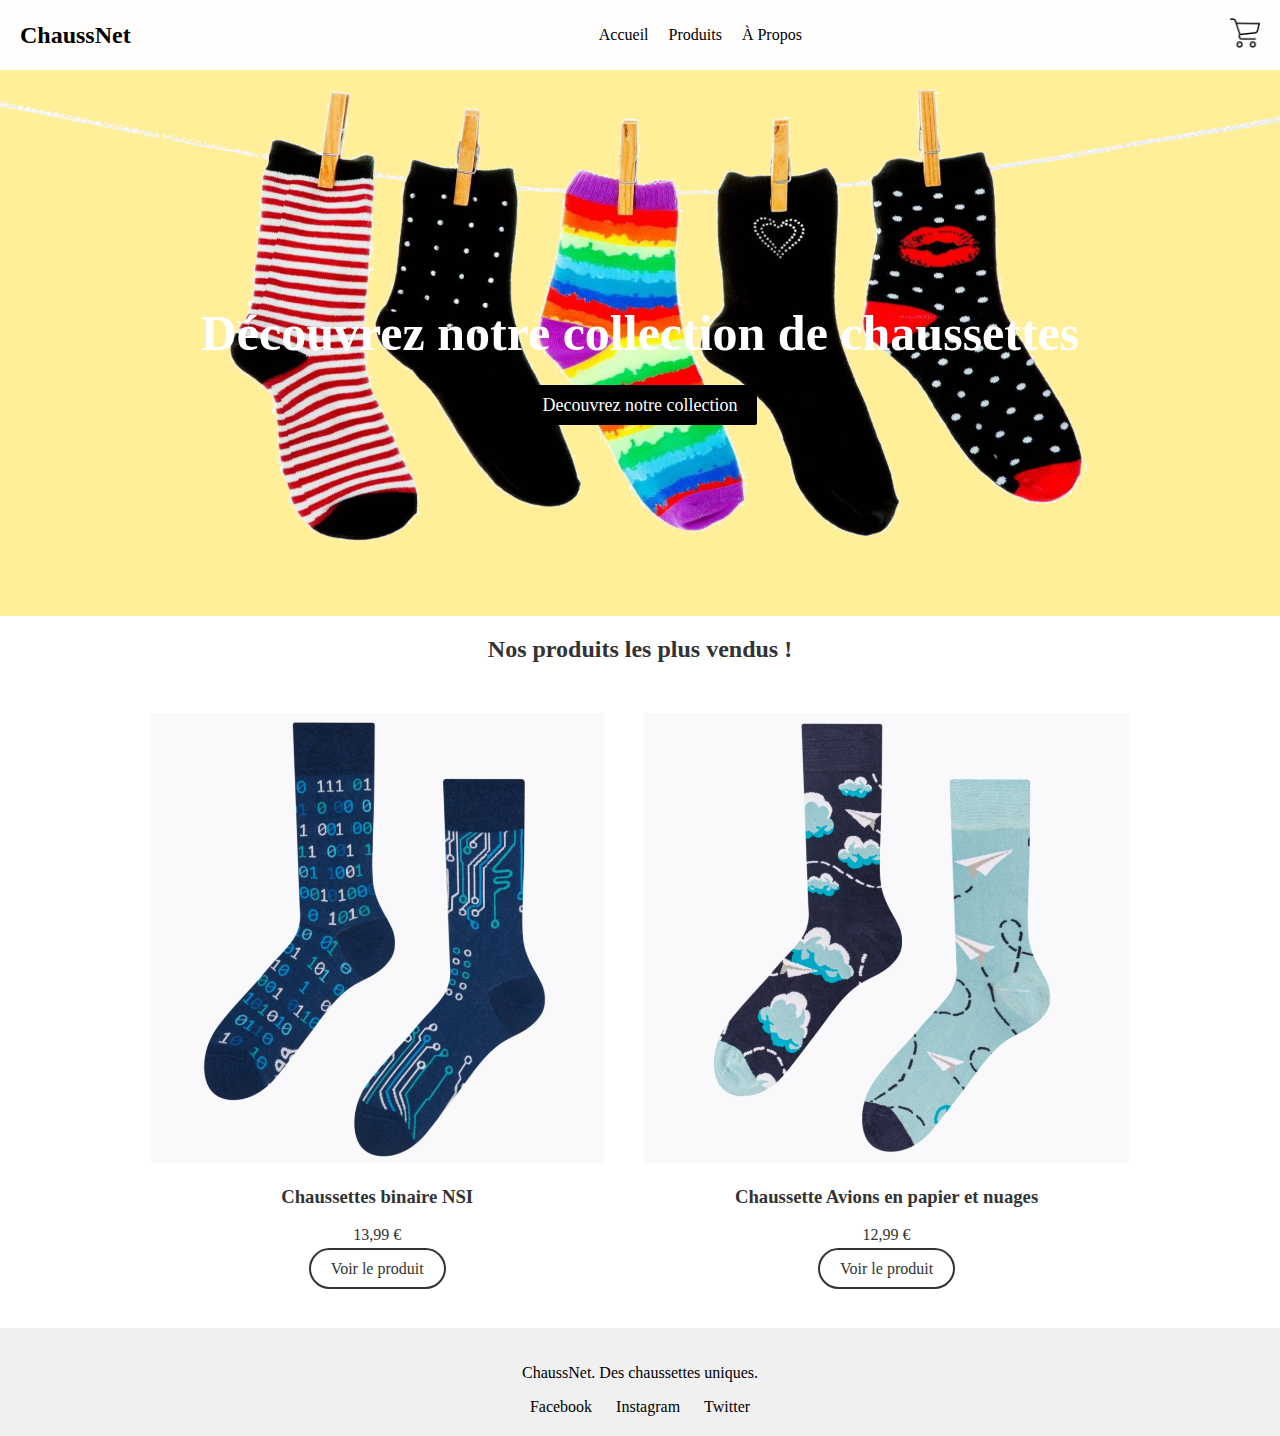
<file: index.html>
<!DOCTYPE html>
<html lang="fr">
<head>
    <meta charset="UTF-8">
    <title>Récapitulatif du panier - ChaussNet</title>
    <link rel="stylesheet" href="styles.css">
	<link rel="website icon" type="jpg" href="image_site.webp">
</head>
<body>
	<header class="header">
        <div class="logo">ChaussNet</div>
		<nav>
            <ul>
                <li><a href="index.html">Accueil</a></li>
                <li><a href="page_produits.html">Produits</a></li>
                <li><a href="a_propos.html">À Propos</a></li>
               
            </ul>
        </nav>
        <div class="icone">
            <a href="panier.html"><img src="panier.png" alt="Panier" class="panier-icone"></a>
        </div>
    </header>
	
	
    <div class="fond">      
            <h1>Découvrez notre collection de chaussettes</h1>
			<a href="page_produits.html" class="bouton_accueil">Decouvrez notre collection</a>
    </div>

	
	<div class="titre-produits-accueil" >
		<h2>Nos produits les plus vendus !</h2>
	<div class="principal_produits_accueil">
		
		<div class="produits_accueil">
			<img src="Chaussette-carre-accueil.png" alt="produits">
			<h3>Chaussettes binaire NSI</h3>
			<p>13,99 €</p>
			<a href="details_produits.html"class="bouton_arrondi">Voir le produit</a>
		</div>
		<div class="produits_accueil">
			<img src="Chaussette-carre-accueil2.png" alt="produits">
			<h3>Chaussette Avions en papier et nuages</h3>
			<p>12,99 €</p>
			<a href="details_produits_2.html"class="bouton_arrondi">Voir le produit</a>
		</div>
	</div>
	</div>
	
	<footer>
        <p>ChaussNet. Des chaussettes uniques.</p>
        <div class="liens-sociaux">
            <a href="https://www.facebook.com">Facebook</a>
            <a href="https://www.instagram.com">Instagram</a>
            <a href="https://x.com">Twitter</a>
        </div>
    </footer>
	
</body>
</html>
</file>
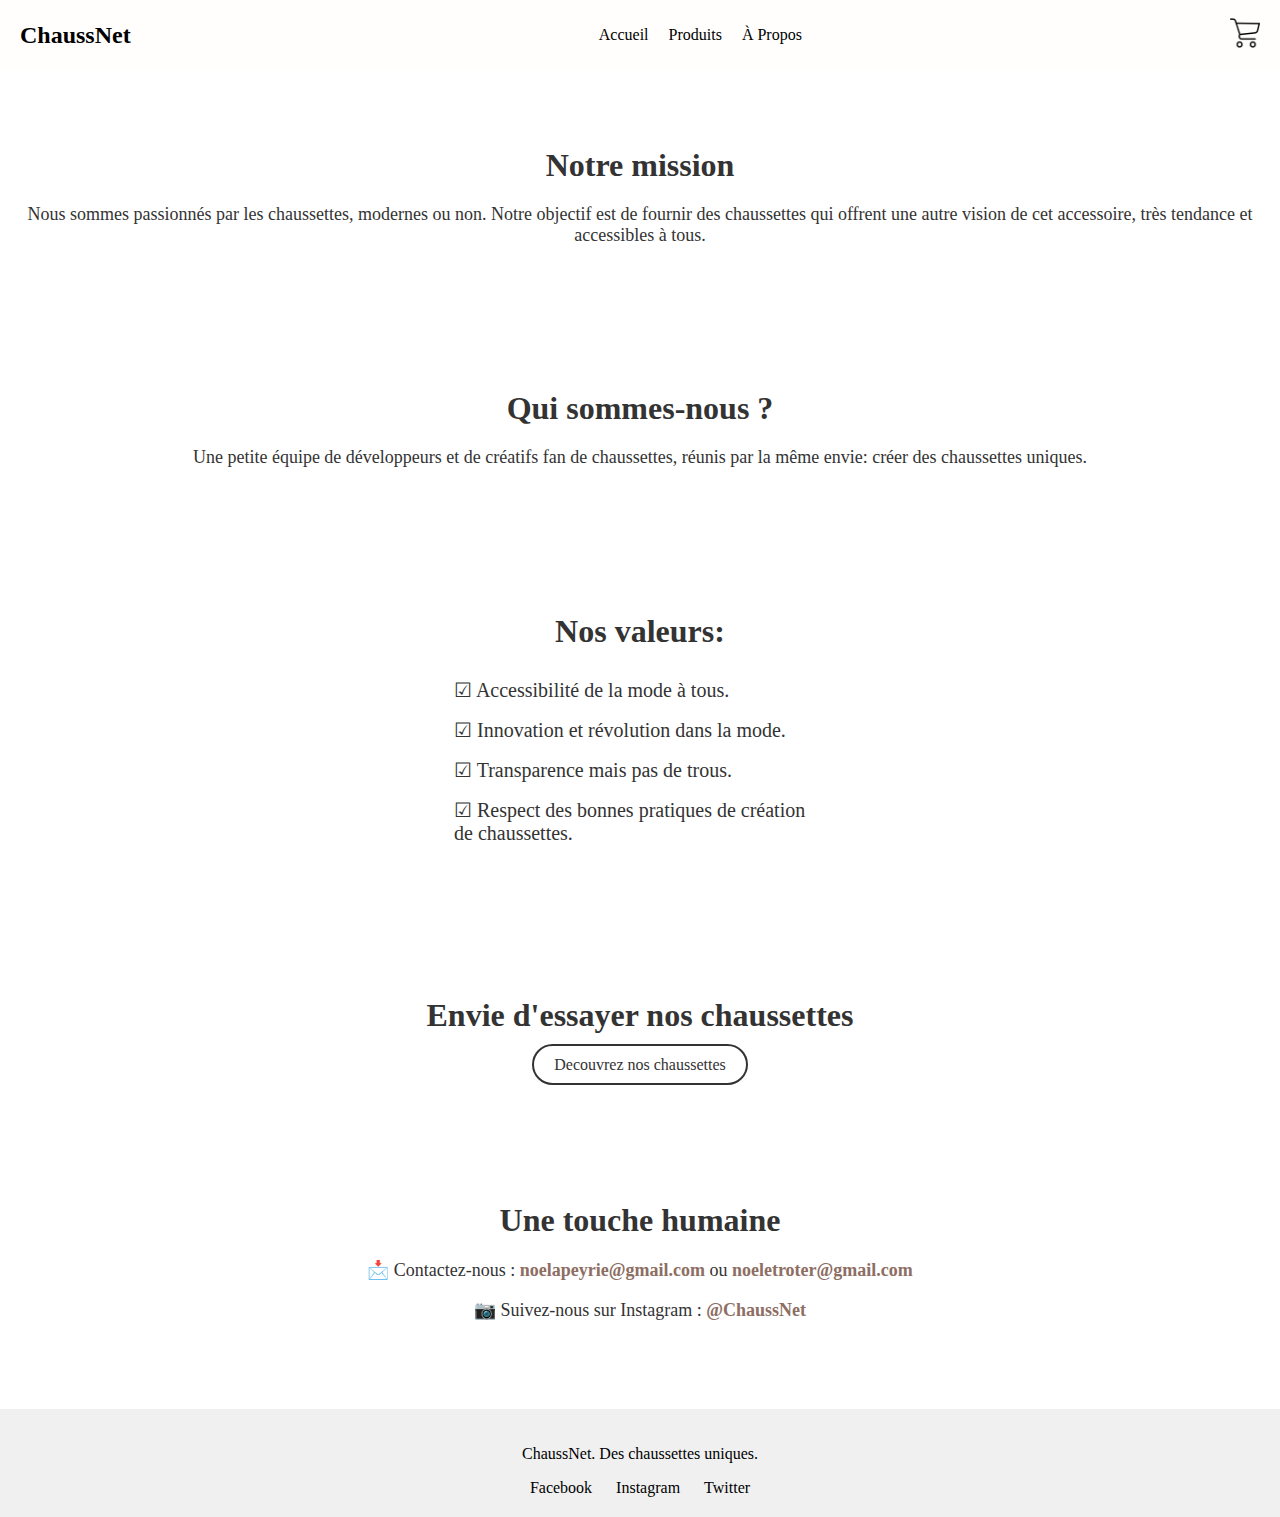
<file: a_propos.html>
<!DOCTYPE html>
<html lang="fr">
<head>
    <meta charset="UTF-8">
    <title>Récapitulatif du panier - ChaussNet</title>
    <link rel="stylesheet" href="styles.css">
	<link rel="website icon" type="jpg" href="image_site.webp">
</head>
<body>
	<header class="header">
        <div class="logo">ChaussNet</div>
		<nav>
            <ul>
                <li><a href="index.html">Accueil</a></li>
                <li><a href="page_produits.html">Produits</a></li>
                <li><a href="a_propos.html">À Propos</a></li>
               
            </ul>
        </nav>
        <div class="icone">
            <a href="panier.html"><img src="panier.png" alt="Panier" class="panier-icone"></a>
        </div>
    </header>
  
  <section class="a-propos">
    <div class="mission">
      <h2>Notre mission</h2>
      <p>
        Nous sommes passionnés par les chaussettes, modernes ou non.
        Notre objectif est de fournir des chaussettes qui offrent une autre vision de cet accessoire, très tendance et accessibles à tous.
      </p>
    </div>
	
    <div class="identite">
      <h2>Qui sommes-nous ?</h2>
      <p>
        Une petite équipe de développeurs et de créatifs fan de chaussettes, réunis par la même envie: créer des chaussettes uniques.
      </p>
    </div>

    <div class="valeur">
      <h2>Nos valeurs:</h2>
		<ul>
			<li>☑ Accessibilité de la mode à tous.</li>
			<li>☑ Innovation et révolution dans la mode.</li>
			<li>☑ Transparence mais pas de trous.</li>
			<li>☑ Respect des bonnes pratiques de création de chaussettes.</li>
		</ul>
    </div>
  
	<div class="test-chaussette">
        <h2>Envie d'essayer nos chaussettes</h2>
		<a href="page_produits.html"class="bouton_arrondi">Decouvrez nos chaussettes</a>
    </div>

    <div class="contact">
        <h2>Une touche humaine</h2>
        <p>📩 Contactez-nous : <a href="mailto:lapeyrien@gmail.com">noelapeyrie@gmail.com</a> ou <a href="mailto:noelt3309@gmail.com">noeletroter@gmail.com</a></p>
		<p>📷 Suivez-nous sur Instagram : <a href="https://www.instagram.com" target="_blank">@ChaussNet</a></p>
    </div>
  </section>
  
	<footer>
        <p>ChaussNet. Des chaussettes uniques.</p>
        <div class="liens-sociaux">
            <a href="https://www.facebook.com">Facebook</a>
            <a href="https://www.instagram.com">Instagram</a>
            <a href="https://x.com">Twitter</a>
        </div>
    </footer>

</body>
</html>
</file>
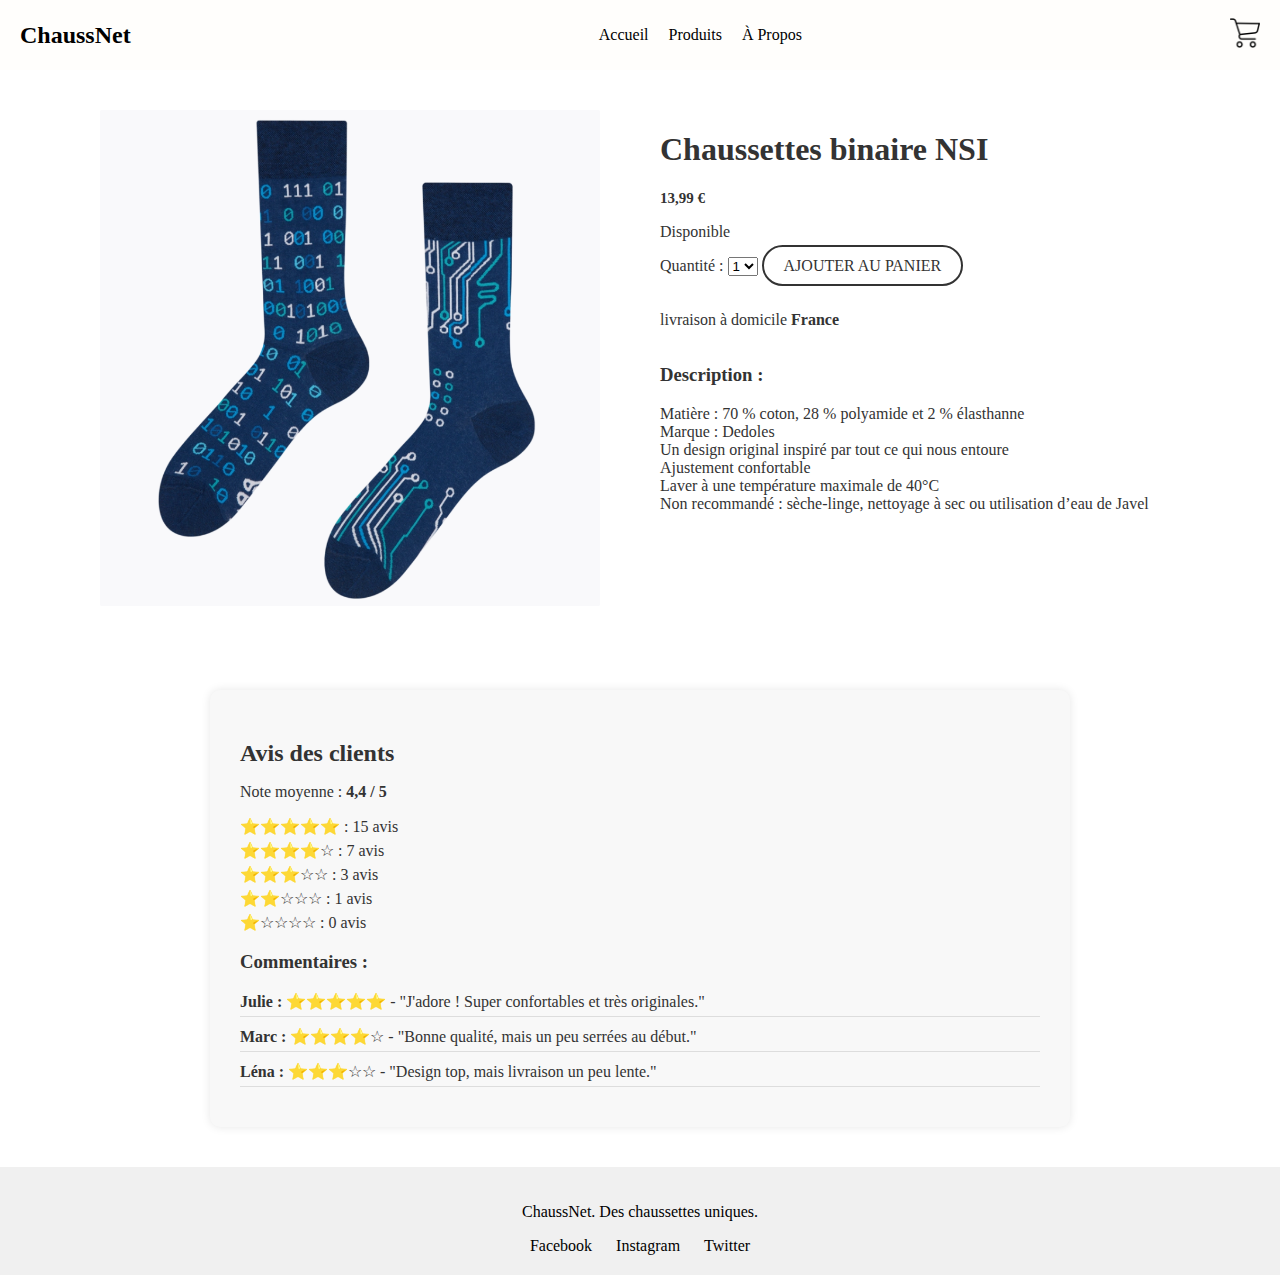
<file: details_produits.html>
<!DOCTYPE html>
<html lang="fr">
<head>
    <meta charset="UTF-8">
    <title>Récapitulatif du panier - ChaussNet</title>
    <link rel="stylesheet" href="styles.css">
	<link rel="website icon" type="jpg" href="image_site.webp">
</head>
<body>
	<header class="header">
        <div class="logo">ChaussNet</div>
		<nav>
            <ul>
                <li><a href="index.html">Accueil</a></li>
                <li><a href="page_produits.html">Produits</a></li>
                <li><a href="a_propos.html">À Propos</a></li>
               
            </ul>
        </nav>
        <div class="icone">
            <a href="panier.html"><img src="panier.png" alt="Panier" class="panier-icone"></a>
        </div>
    </header>
	
	<div class="contenu-details">
        <div class="image-produit">
            <img src="Chaussette-carre-accueil.png" alt="chaussette originles">
        </div>
        <div class="info-produit">
            <h1>Chaussettes binaire NSI</h1>
            <p class="prix-details" ><strong>13,99 €</strong></p>
            <p>Disponible </p>

            <a>Quantité :</a>
            <select>
                <option>1</option>
                <option >2</option>
                <option >3</option>
				<option >4</option>
                <option >5</option>
                <option >6</option>
            </select>

            <a  class="bouton_arrondi">AJOUTER AU PANIER</a>

            <div class="option-livraison-details">
                <a>livraison à domicile <strong>France</strong></a>
            </div>
			<div class="information-sur-le-produit">
				<h3>Description :</h3>
				<a>Matière : 70 % coton, 28 % polyamide et 2 % élasthanne<BR>
				Marque : Dedoles<BR>
				Un design original inspiré par tout ce qui nous entoure<BR>
				Ajustement confortable<BR>
				Laver à une température maximale de 40°C<BR>
				Non recommandé : sèche-linge, nettoyage à sec ou utilisation d’eau de Javel</a>
			</div>
		</div>
    </div>
	
	 <!-- SECTION AVIS CLIENTS -->
    <div class="avis-clients">
        <h2>Avis des clients</h2>
        <div class="note-moyenne">
            <p>Note moyenne : <strong>4,4 / 5</strong></p>
        </div>
        <div class="statistiques-etoiles">
            <p>⭐⭐⭐⭐⭐ : 15 avis</p>
            <p>⭐⭐⭐⭐☆ : 7 avis</p>
            <p>⭐⭐⭐☆☆ : 3 avis</p>
            <p>⭐⭐☆☆☆ : 1 avis</p>
            <p>⭐☆☆☆☆ : 0 avis</p>
        </div>
        <div class="liste-avis">
            <h3>Commentaires :</h3>
            <p><strong>Julie :</strong> ⭐⭐⭐⭐⭐ - "J'adore ! Super confortables et très originales."</p>
            <p><strong>Marc :</strong> ⭐⭐⭐⭐☆ - "Bonne qualité, mais un peu serrées au début."</p>
            <p><strong>Léna :</strong> ⭐⭐⭐☆☆ - "Design top, mais livraison un peu lente."</p>
        </div>
    </div>
	
	<footer>
        <p>ChaussNet. Des chaussettes uniques.</p>
        <div class="liens-sociaux">
            <a href="https://www.facebook.com">Facebook</a>
            <a href="https://www.instagram.com">Instagram</a>
            <a href="https://x.com">Twitter</a>
        </div>
    </footer>

</body>
</html>
</file>
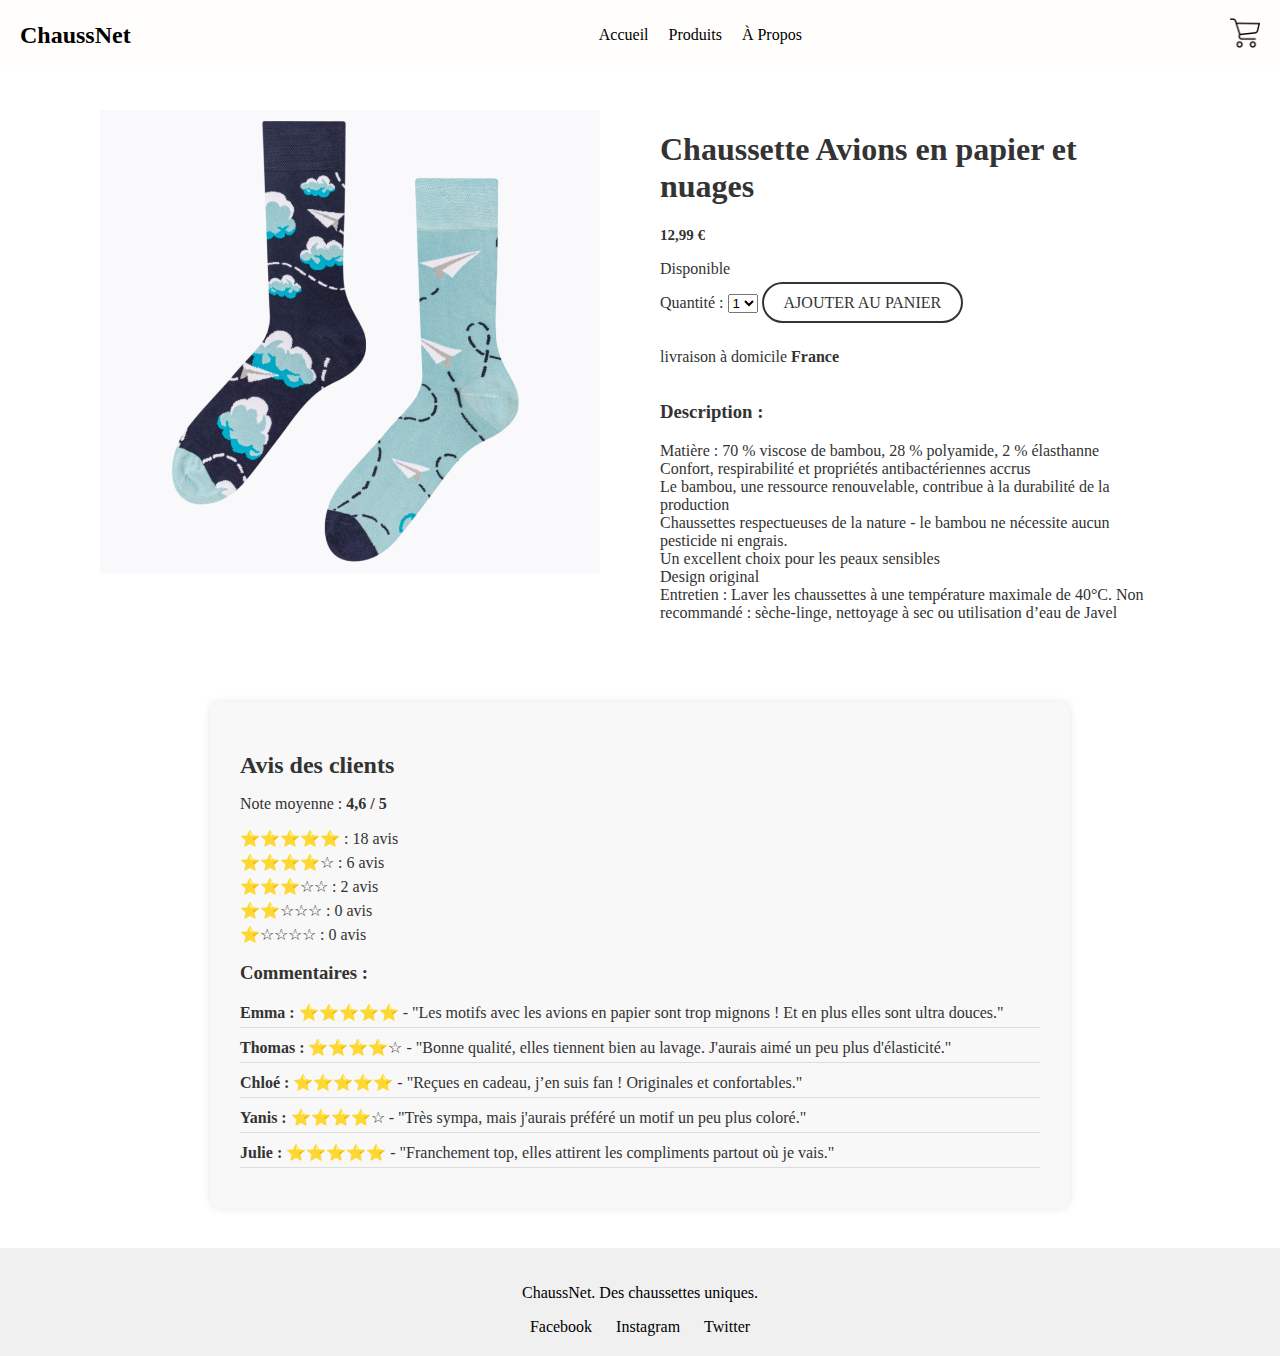
<file: details_produits_2.html>
<!DOCTYPE html>
<html lang="fr">
<head>
    <meta charset="UTF-8">
    <title>Récapitulatif du panier - ChaussNet</title>
    <link rel="stylesheet" href="styles.css">
	<link rel="website icon" type="jpg" href="image_site.webp">
</head>
<body>
	<header class="header">
        <div class="logo">ChaussNet</div>
		<nav>
            <ul>
                <li><a href="index.html">Accueil</a></li>
                <li><a href="page_produits.html">Produits</a></li>
                <li><a href="a_propos.html">À Propos</a></li>
               
            </ul>
        </nav>
        <div class="icone">
            <a href="panier.html"><img src="panier.png" alt="Panier" class="panier-icone"></a>
        </div>
    </header>
	
	<div class="contenu-details">
        <div class="image-produit">
            <img src="Chaussette-carre-accueil2.png" alt="chaussette originles">
        </div>
        <div class="info-produit">
            <h1>Chaussette Avions en papier et nuages</h1>
            <p class="prix-details" ><strong>12,99 €</strong></p>
            <p>Disponible </p>

            <a>Quantité :</a>
            <select>
                <option>1</option>
                <option >2</option>
                <option >3</option>
				<option >4</option>
                <option >5</option>
                <option >6</option>
            </select>

            <a  class="bouton_arrondi">AJOUTER AU PANIER</a>

            <div class="option-livraison-details">
                <a>livraison à domicile <strong>France</strong></a>
            </div>
			<div class="information-sur-le-produit">
				<h3>Description :</h3>
				<a>Matière : 70 % viscose de bambou, 28 % polyamide, 2 % élasthanne<BR>
				Confort, respirabilité et propriétés antibactériennes accrus<BR>
				Le bambou, une ressource renouvelable, contribue à la durabilité de la production<BR>
				Chaussettes respectueuses de la nature - le bambou ne nécessite aucun pesticide ni engrais.<BR>
				Un excellent choix pour les peaux sensibles<BR>
				Design original<BR>
				Entretien : Laver les chaussettes à une température maximale de 40°C. Non recommandé : sèche-linge, nettoyage à sec ou utilisation d’eau de Javel</a>
			</div>
		</div>
    </div>
	
	<!-- SECTION AVIS CLIENTS -->
	<div class="avis-clients">
		<h2>Avis des clients</h2>
		<div class="note-moyenne">
			<p>Note moyenne : <strong>4,6 / 5</strong></p>
		</div>
		<div class="statistiques-etoiles">
			<p>⭐⭐⭐⭐⭐ : 18 avis</p>
			<p>⭐⭐⭐⭐☆ : 6 avis</p>
			<p>⭐⭐⭐☆☆ : 2 avis</p>
			<p>⭐⭐☆☆☆ : 0 avis</p>
			<p>⭐☆☆☆☆ : 0 avis</p>
		</div>
		<div class="liste-avis">
			<h3>Commentaires :</h3>
			<p><strong>Emma :</strong> ⭐⭐⭐⭐⭐ - "Les motifs avec les avions en papier sont trop mignons ! Et en plus elles sont ultra douces."</p>
			<p><strong>Thomas :</strong> ⭐⭐⭐⭐☆ - "Bonne qualité, elles tiennent bien au lavage. J'aurais aimé un peu plus d'élasticité."</p>
			<p><strong>Chloé :</strong> ⭐⭐⭐⭐⭐ - "Reçues en cadeau, j’en suis fan ! Originales et confortables."</p>
			<p><strong>Yanis :</strong> ⭐⭐⭐⭐☆ - "Très sympa, mais j'aurais préféré un motif un peu plus coloré."</p>
			<p><strong>Julie :</strong> ⭐⭐⭐⭐⭐ - "Franchement top, elles attirent les compliments partout où je vais."</p>
		</div>
	</div>

	
	<footer>
        <p>ChaussNet. Des chaussettes uniques.</p>
        <div class="liens-sociaux">
            <a href="https://www.facebook.com">Facebook</a>
            <a href="https://www.instagram.com">Instagram</a>
            <a href="https://x.com">Twitter</a>
        </div>
    </footer>

</body>
</html>
</file>
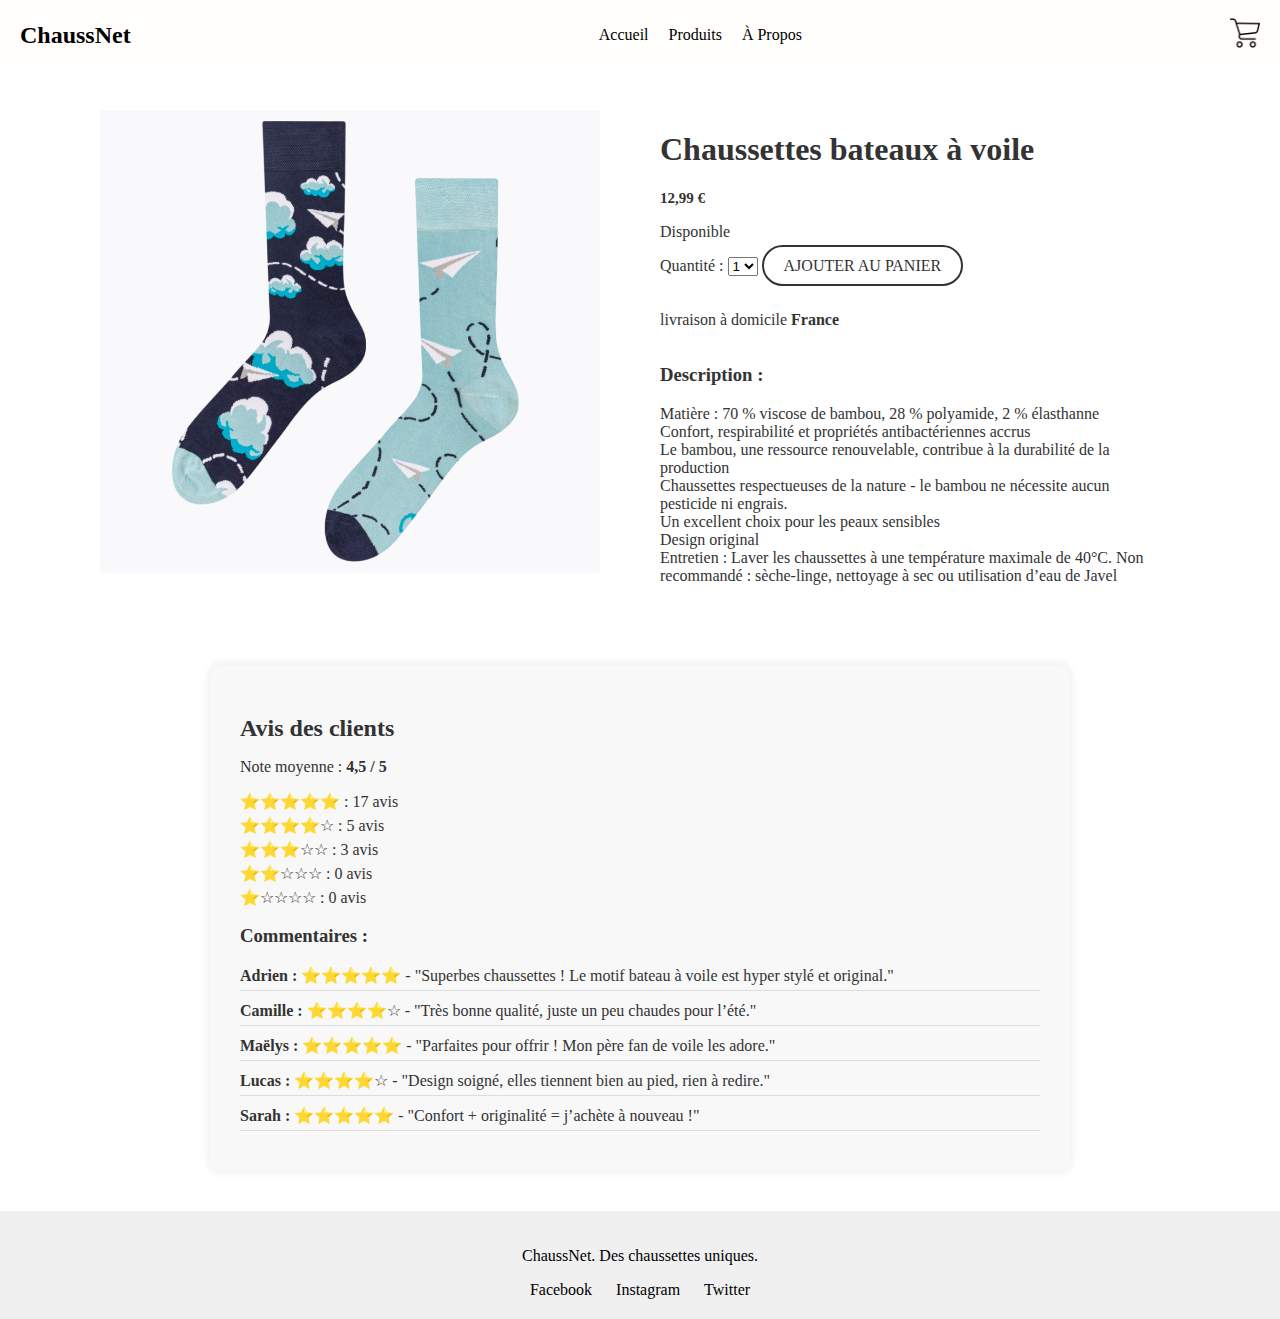
<file: details_produits_3.html>
<!DOCTYPE html>
<html lang="fr">
<head>
    <meta charset="UTF-8">
    <title>Récapitulatif du panier - ChaussNet</title>
    <link rel="stylesheet" href="styles.css">
	<link rel="website icon" type="jpg" href="image_site.webp">
</head>
<body>
	<header class="header">
        <div class="logo">ChaussNet</div>
		<nav>
            <ul>
                <li><a href="index.html">Accueil</a></li>
                <li><a href="page_produits.html">Produits</a></li>
                <li><a href="a_propos.html">À Propos</a></li>
               
            </ul>
        </nav>
        <div class="icone">
            <a href="panier.html"><img src="panier.png" alt="Panier" class="panier-icone"></a>
        </div>
    </header>
	
	<div class="contenu-details">
        <div class="image-produit">
            <img src="Chaussette-carre-accueil2.png" alt="chaussette originles">
        </div>
        <div class="info-produit">
            <h1>Chaussettes bateaux à voile</h1>
            <p class="prix-details" ><strong>12,99 €</strong></p>
            <p>Disponible </p>

            <a>Quantité :</a>
            <select>
                <option>1</option>
                <option >2</option>
                <option >3</option>
				<option >4</option>
                <option >5</option>
                <option >6</option>
            </select>

            <a  class="bouton_arrondi">AJOUTER AU PANIER</a>

            <div class="option-livraison-details">
                <a>livraison à domicile <strong>France</strong></a>
            </div>
			<div class="information-sur-le-produit">
				<h3>Description :</h3>
				<a>Matière : 70 % viscose de bambou, 28 % polyamide, 2 % élasthanne<BR>
				Confort, respirabilité et propriétés antibactériennes accrus<BR>
				Le bambou, une ressource renouvelable, contribue à la durabilité de la production<BR>
				Chaussettes respectueuses de la nature - le bambou ne nécessite aucun pesticide ni engrais.<BR>
				Un excellent choix pour les peaux sensibles<BR>
				Design original<BR>
				Entretien : Laver les chaussettes à une température maximale de 40°C. Non recommandé : sèche-linge, nettoyage à sec ou utilisation d’eau de Javel</a>
			</div>
		</div>
    </div>
	
	<!-- SECTION AVIS CLIENTS -->
	<div class="avis-clients">
		<h2>Avis des clients</h2>
		<div class="note-moyenne">
        <p>Note moyenne : <strong>4,5 / 5</strong></p>
		</div>
		<div class="statistiques-etoiles">
			<p>⭐⭐⭐⭐⭐ : 17 avis</p>
			<p>⭐⭐⭐⭐☆ : 5 avis</p>
			<p>⭐⭐⭐☆☆ : 3 avis</p>
			<p>⭐⭐☆☆☆ : 0 avis</p>
			<p>⭐☆☆☆☆ : 0 avis</p>
		</div>
		<div class="liste-avis">
			<h3>Commentaires :</h3>
			<p><strong>Adrien :</strong> ⭐⭐⭐⭐⭐ - "Superbes chaussettes ! Le motif bateau à voile est hyper stylé et original."</p>
			<p><strong>Camille :</strong> ⭐⭐⭐⭐☆ - "Très bonne qualité, juste un peu chaudes pour l’été."</p>
			<p><strong>Maëlys :</strong> ⭐⭐⭐⭐⭐ - "Parfaites pour offrir ! Mon père fan de voile les adore."</p>
			<p><strong>Lucas :</strong> ⭐⭐⭐⭐☆ - "Design soigné, elles tiennent bien au pied, rien à redire."</p>
			<p><strong>Sarah :</strong> ⭐⭐⭐⭐⭐ - "Confort + originalité = j’achète à nouveau !"</p>
		</div>
	</div>


	
	<footer>
        <p>ChaussNet. Des chaussettes uniques.</p>
        <div class="liens-sociaux">
            <a href="https://www.facebook.com">Facebook</a>
            <a href="https://www.instagram.com">Instagram</a>
            <a href="https://x.com">Twitter</a>
        </div>
    </footer>

</body>
</html>
</file>
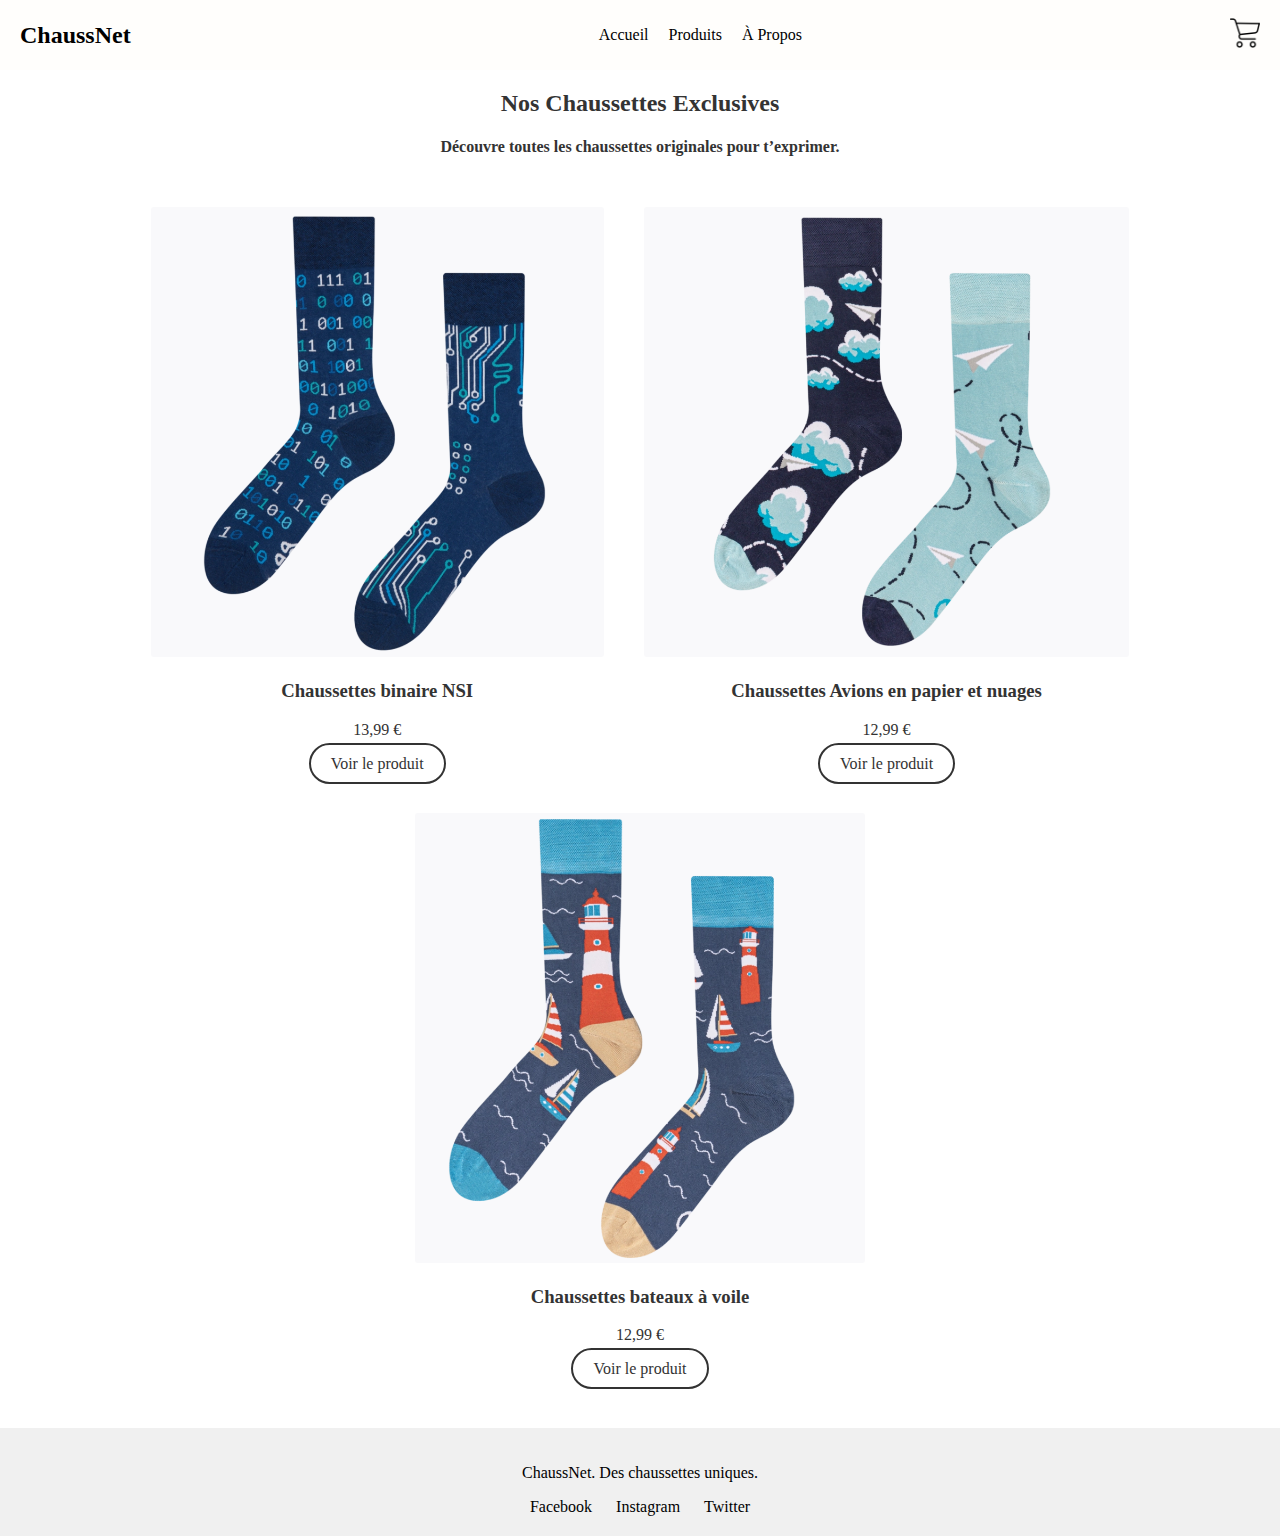
<file: page_produits.html>
<!DOCTYPE html>
<html lang="fr">
<head>
    <meta charset="UTF-8">
    <title>Récapitulatif du panier - ChaussNet</title>
    <link rel="stylesheet" href="styles.css">
	<link rel="website icon" type="jpg" href="image_site.webp">
</head>
<body>
	<header class="header">
        <div class="logo">ChaussNet</div>
		<nav>
            <ul>
                <li><a href="index.html">Accueil</a></li>
                <li><a href="page_produits.html">Produits</a></li>
                <li><a href="a_propos.html">À Propos</a></li>
               
            </ul>
        </nav>
        <div class="icone">
            <a href="panier.html"><img src="panier.png" alt="Panier" class="panier-icone"></a>
        </div>
    </header>
	
	
	
	<div class="titre-produits-accueil" >
		<h2>Nos Chaussettes Exclusives</h2>
		<h4>Découvre toutes les chaussettes originales pour t’exprimer.</h4>
		<div class="principal_produits_accueil">
		
			<div class="produits_accueil">
				<img src="Chaussette-carre-accueil.png" alt="produits">
				<h3>Chaussettes binaire NSI</h3>
				<p>13,99 €</p>
				<a href="details_produits.html"class="bouton_arrondi">Voir le produit</a>
			</div>
			<div class="produits_accueil">
				<img src="Chaussette-carre-accueil2.png" alt="produits">
				<h3>Chaussettes Avions en papier et nuages</h3>
				<p>12,99 €</p>
				<a href="details_produits_2.html"class="bouton_arrondi">Voir le produit</a>
			</div>
			<div class="produits_accueil">
				<img src="Chaussette-carre-accueil3.png" alt="produits">
				<h3>Chaussettes bateaux à voile</h3>
				<p>12,99 €</p>
				<a href="details_produits_3.html"class="bouton_arrondi">Voir le produit</a>
			</div>
		</div>
	</div>
	
	
	
	
	
	<footer>
        <p>ChaussNet. Des chaussettes uniques.</p>
        <div class="liens-sociaux">
            <a href="https://www.facebook.com">Facebook</a>
            <a href="https://www.instagram.com">Instagram</a>
            <a href="https://x.com">Twitter</a>
        </div>
    </footer>
</file>
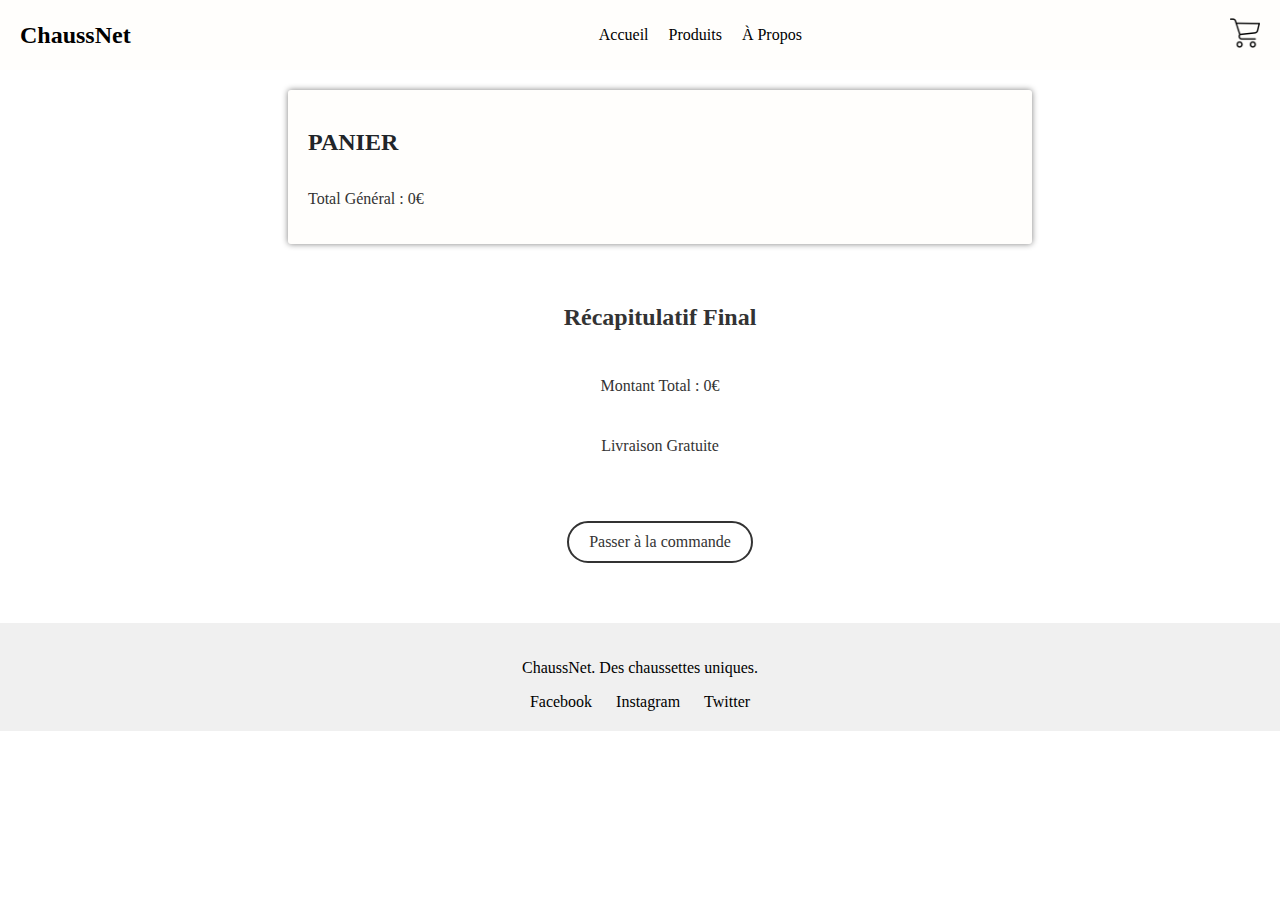
<file: panier.html>
<!DOCTYPE html>
<html lang="fr">
<head>
    <meta charset="UTF-8">
    <title>Récapitulatif du panier - ChaussNet</title>
    <link rel="stylesheet" href="styles.css">
	<link rel="website icon" type="jpg" href="image_site.webp">
</head>
<body>
	<header class="header">
        <div class="logo">ChaussNet</div>
		<nav>
            <ul>
                <li><a href="index.html">Accueil</a></li>
                <li><a href="page_produits.html">Produits</a></li>
                <li><a href="a_propos.html">À Propos</a></li>
               
            </ul>
        </nav>
        <div class="icone">
            <a href="panier.html"><img src="panier.png" alt="Panier" class="panier-icone"></a>
        </div>
    </header>
	
	
	
	
    <div class="contenu-page-panier">
        <div class="panier">
            <div class="contenu-panier">
                <h2>PANIER</h2>
                <table>
                </table>
				<p>Total Général : 0€</p>
            </div>
        </div>

        <div class="resume-final">
            <h2>Récapitulatif Final</h2>
            <p>Montant Total : 0€</p>
            <p>Livraison Gratuite</p>
            <a class="bouton_arrondi">Passer à la commande</a>
        </div>
    </div>
	

	<footer>
        <p>ChaussNet. Des chaussettes uniques.</p>
        <div class="liens-sociaux">
            <a href="https://www.facebook.com">Facebook</a>
            <a href="https://www.instagram.com">Instagram</a>
            <a href="https://x.com">Twitter</a>
        </div>
    </footer>
	
</body>
</html>
</file>
<file: styles.css>
/* Global */
body {
    margin: 0;
    font-family: Antonio;
    color: #333;
}

header {
    display: flex;
    justify-content: space-between;
    align-items: center;
    background: #fffefc;
    color: black;
    padding: 10px 20px;
}

.logo {
    font-size: 24px;
    font-weight: bold;
}

nav ul {
    list-style: none;
    display: flex;
    gap: 20px;
}

nav ul li a {
    color: black;
    text-decoration: none;
}

.panier-icone {
    
    width: 30px;
    height: 30px;
    object-fit: contain; 
    cursor: pointer; 
}

/*page d'accueil*/
.fond {
    margin-top: 0px;
	background: url('fond.jpg');
	background-repeat: no-repeat;
	background-position: center;
	background-size: cover;
    color: white;
    text-align: center;
    padding: 200px 20px;
}
.fond h1 {
	font-size:50px;
}

.bouton_accueil {
    margin-top: 40px;
    background: #000;
    color : white;	
	border-radius: 2px;
    padding: 10px 20px;
    cursor: pointer;
	font-size: 18px;
	text-decoration: none;
}
	

.titre-produits-accueil {
	text-align: center;
	
}



.principal_produits_accueil {
    display: flex;
    justify-content: center; /* Centre les items horizontalement */
    align-items: center;     /* Centre les items verticalement */
    gap: 20px;
    padding: 20px;
	flex-wrap: wrap;
}

	


.produits_accueil {
    gap: 20px;
    padding: 10px;
    text-align: center;
	
}


.produits_accueil img {
    width: auto;
    height: 450px; 
    border-radius: 3px; 
}


.bouton_arrondi {
    margin-top: 40px;
    padding: 10px 20px;
    font-size: 16px;
    color: #333;
    text-decoration: none;
    border: 2px;
	border-color: #333;
	border-style: solid;
    border-radius: 25px;
}

.bouton_arrondi:hover {
    background: #333;
    color: white;	
}

/* galerie produits */
.banniere-galerie {
    margin-top: 0px;
	background-repeat: no-repeat;
	background-position: center;
	background-size: cover;
    color: white;
    padding: 150px 20px;
}





/* details produits */
.contenu-details {
    padding: 40px 5%;
	flex-wrap: wrap;   /*si l'ecran est trop petit les element passe a la ligne */
	justify-content: center;
	display: flex;
    max-width: 1200px;
    gap: 40px;
	margin: auto;
}

.image-produit {
    flex: 1 1 300px;
    max-width: 500px;
}

.image-produit img {
    width: 100%;
    border-radius: 2px;
}

.info-produit {
    max-width: 500px;
	flex: 1 1 300px;
	padding: 0 20px ;
}

.prix-details {
    font-size: 15px;
    
}


.option-livraison-details {
    display: flex;
    flex-direction: column;
    margin-top: 35px;
}


.information-sur-le-produit {
	margin-top: 35px;

}



.avis-clients {
    background-color: #f8f8f8;
    padding: 30px;
    margin: 40px auto;
    max-width: 800px;
    border-radius: 10px;
    box-shadow: 0 0 10px rgba(0,0,0,0.1);
}

.avis-clients h2 {
    font-size: 24px;
    margin-bottom: 10px;
}

.statistiques-etoiles p {
    margin: 5px 0;
}

.liste-avis p {
    margin: 10px 0;
    border-bottom: 1px;
	border-bottom-color: #ddd;
	border-bottom-style: solid;
    padding-bottom: 5px;
}




/* Panier */
.contenu-page-panier {
	padding-bottom: 20px; /* Évite que le contenu touche trop le footer */
}


.panier {
    display: flex;
    flex-direction: column;
    align-items: center; /* Centre les éléments horizontalement */
    gap: 20px; /* Espacement entre le panier et le récapitulatif */
    padding: 20px;
    width: 100%;
	

	
}



.contenu-panier {
	width: 55%;
    background-color: #fff;
    padding: 20px;
	border-radius: 3px;
	box-shadow: 0 0 6px #818181;
	background-color: #fffefc;
}

.contenu-panier h2 {
	Line-Height: 24px;
	size: 20px;
	color: #212529;
	
}
	

.resume-final {
    display: flex;
    flex-direction: column;
    align-items: center; /* Centre les éléments horizontalement */
	text-align:left;
    gap: 10px; /* Espacement entre le panier et le récapitulatif */
    padding: 20px;
    width: 100%;
}





/*A Propos */

.a-propos {
    text-align: center;
    font-size: 18px;

}

.mission,
.identite,
.valeur,
.test-chaussette,
.contact {
    padding: 50px 20px;
    margin: auto;
}

.mission h2,
.identite h2,
.valeur h2,
.test-chaussette h2,
.contact h2 {
    color: #333;
    font-size: 32px;
    margin-bottom: 20px;
}

.valeur ul {
    padding: 0;
    list-style-type: none;
}

.valeur li {
    font-size: 20px;
    padding: 8px 35%;
    text-align: left;
}


.contact img {
    width: 150px;
    height: 150px;
    border-radius: 50%;
    margin-top: 20px;
}

.contact a {
    color: #8d6e63;
    text-decoration: none;
    font-weight: bold;
}

.contact a:hover {
    text-decoration: underline;
}








/* Footer */
footer {
    margin-top: 20px;
	background: #f0f0f0;
    color: black;
    text-align: center;
    padding: 20px;

}

/* Liens sociaux */
footer .liens-sociaux a {
    margin: 0 10px;
    color: black; /* Couleur par défaut en blanc */
    text-decoration: none;
    transition: color 0.3s ease; /* Animation douce pour le changement de couleur */
}



/* Responsivité - Tablette et mobile */
@media (max-width: 768px) {
  /* Style général pour les petites résolutions (tablettes et mobiles) */
  body {
    font-size: 16px;
    padding: 10px;
  }

  /* Mettre les images en pleine largeur sur les petits écrans */
  img {
    width: 100%;
    height: auto;
  }

  /* Navigation - centrer le menu */
  nav {
    text-align: center;
  }

  /* Boutons */
  .bouton {
    display: block;
    width: 100%;
    padding: 15px;
    margin-top: 10px;
    font-size: 18px;
  }

  /* Mise en page - Alignement vertical */
  .main-content {
    display: flex;
    flex-direction: column;
    align-items: center;
  }

  /* Footer - Texte centré */
  footer {
    text-align: center;
    font-size: 14px;
    padding: 10px;
  }
}
</file>
